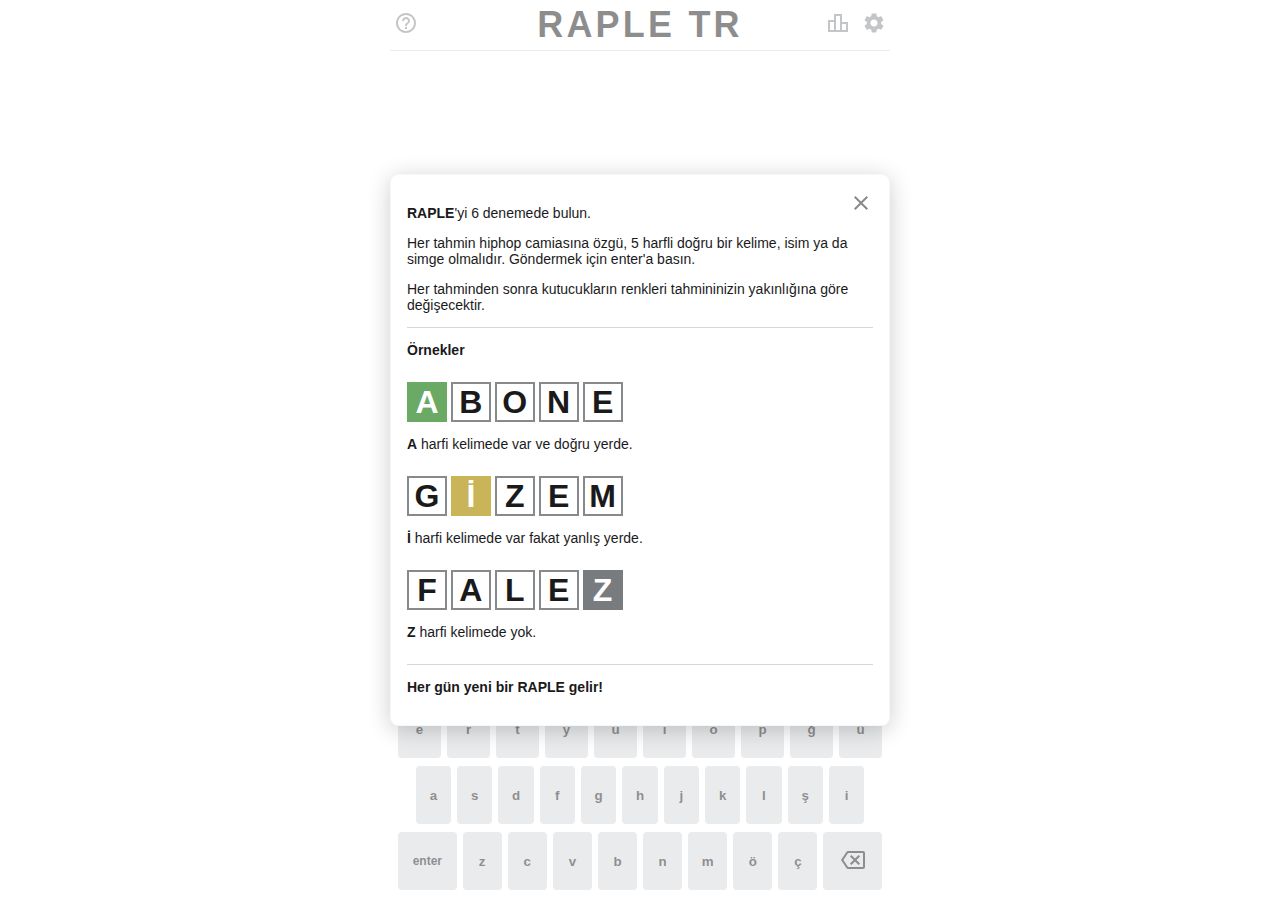
<file: raple/index.html>
<!DOCTYPE html>
<!-- Original Source: https://www.powerlanguage.co.uk/wordle/ -->
<html lang="tr">
  <head>
    <meta charset="UTF-8" />
    <meta name="viewport" content="width=device-width, initial-scale=1.0, user-scalable=no">

    <title>Raple Türkçe - Günlük Kelime Oyunu</title>
    <meta name="description" content="Gizli kelimeyi 6 tahminde bulunun. Her gün yeni bir bulmaca.">

    <!-- FB Meta Tags -->
    <meta property="og:url" content="http://raple.bolsozluk.com/">
    <meta property="og:type" content="website">
    <meta property="og:title" content="Raple Türkçe - Günlük Kelime Oyunu">
    <meta property="og:description" content="Gizli kelimeyi 6 tahminde bulunun. Her gün yeni bir bulmaca.">

    <!-- Twitter Meta Tags -->
    <meta name="twitter:card" content="summary_large_image">
    <meta property="twitter:domain" content="raple.bolsozluk.com">

    <meta name="theme-color" content="#6aaa64">
    <link rel="manifest" href="./manifest.json">
    <link href="./images/wordle_logo_32x32.png" rel="icon shortcut" sizes="3232">
    <link href="./images/wordle_logo_192x192.png" rel="apple-touch-icon">

    <style>
      /* Global Styles & Colors */
      :root {
        --green: #6aaa64;
        --darkendGreen: #538d4e;
        --yellow: #c9b458;
        --darkendYellow: #b59f3b;
        --lightGray: #d8d8d8;
        --gray: #86888a;
        --darkGray: #939598;
        --white: #fff;
        --black: #212121;
        /* Colorblind colors */
        --orange: #f5793a;
        --blue: #85c0f9;
        font-family: 'Clear Sans', 'Helvetica Neue', Arial, sans-serif;
        font-size: 16px;
        --header-height: 50px;
        --keyboard-height: 200px;
        --game-max-width: 500px;
      }
      /* Light theme colors */
      :root {
        --color-tone-1: #1a1a1b;
        --color-tone-2: #787c7e;
        --color-tone-3: #878a8c;
        --color-tone-4: #d3d6da;
        --color-tone-5: #edeff1;
        --color-tone-6: #f6f7f8;
        --color-tone-7: #ffffff;
        --opacity-50: rgba(255, 255, 255, 0.5);
      }
      /* Dark Theme Colors */
      .nightmode {
        --color-tone-1: #d7dadc;
        --color-tone-2: #818384;
        --color-tone-3: #565758;
        --color-tone-4: #3a3a3c;
        --color-tone-5: #272729;
        --color-tone-6: #1a1a1b;
        --color-tone-7: #121213;
        --opacity-50: rgba(0, 0, 0, 0.5);
      }
      /* Constant colors and colors derived from theme */
      :root,
      .nightmode {
        --color-background: var(--color-tone-7);
      }
      :root {
        --color-present: var(--yellow);
        --color-correct: var(--green);
        --color-absent: var(--color-tone-2);
        --tile-text-color: var(--color-tone-7);
        --key-text-color: var(--color-tone-1);
        --key-evaluated-text-color: var(--color-tone-7);
        --key-bg: var(--color-tone-4);
        --key-bg-present: var(--color-present);
        --key-bg-correct: var(--color-correct);
        --key-bg-absent: var(--color-absent);
        --modal-content-bg: var(--color-tone-7);
      }
      .nightmode {
        --color-present: var(--darkendYellow);
        --color-correct: var(--darkendGreen);
        --color-absent: var(--color-tone-4);
        --tile-text-color: var(--color-tone-1);
        --key-text-color: var(--color-tone-1);
        --key-evaluated-text-color: var(--color-tone-1);
        --key-bg: var(--color-tone-2);
        --key-bg-present: var(--color-present);
        --key-bg-correct: var(--color-correct);
        --key-bg-absent: var(--color-absent);
        --modal-content-bg: var(--color-tone-7);
      }
      .colorblind {
        --color-correct: var(--orange);
        --color-present: var(--blue);
        --tile-text-color: var(--white);
        --key-bg-present: var(--color-present);
        --key-bg-correct: var(--color-correct);
        --key-bg-absent: var(--color-absent);
      }
      html {
        height: 100%;
      }
      body {
        height: 100%;
        background-color: var(--color-background);
        margin: 0;
        padding: 0;
        /* Prevent scrollbar appearing on page transition */
        overflow-y: hidden;
      }
    </style>
  </head>
  <body>
    <script async="" src="./static/js.js"></script>
    <script>
      (function () {
        // Defining the hash before the main bundle allows the bundle access window.hash
        window.wordle = window.wordle || {};
        window.wordle.hash = '4';
      })();

    </script>

    <!-- Global site tag (gtag.js) - Google Analytics -->
<script async src="https://www.googletagmanager.com/gtag/js?id=G-GQXT24NGWP"></script>
<script>
  window.dataLayer = window.dataLayer || [];
  function gtag(){dataLayer.push(arguments);}
  gtag('js', new Date());

  gtag('config', 'G-GQXT24NGWP');
</script>


    <script src="./static/main.4.js"></script>
    <game-app></game-app>
</body>
</html>
</file>
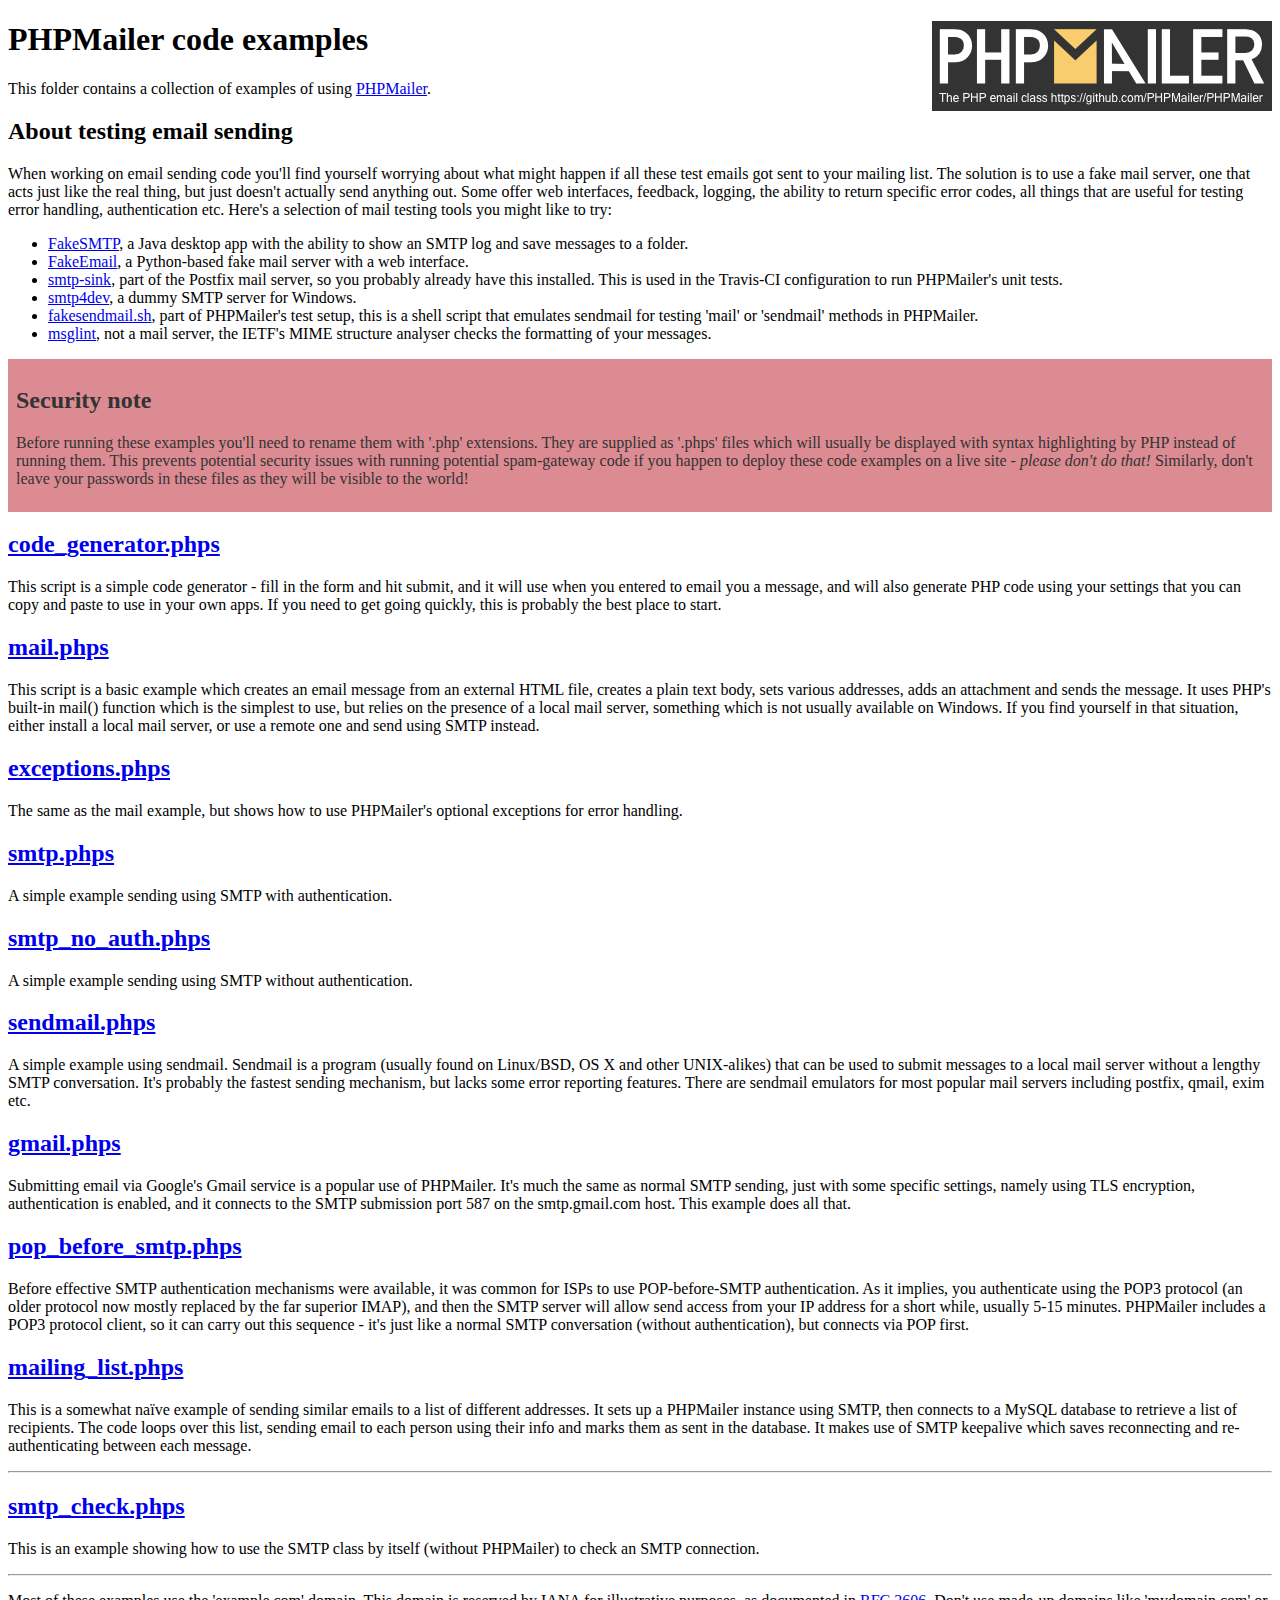
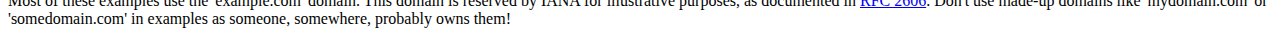
<file: smtp/examples/index.html>
<!DOCTYPE html>
<html>
<head>
	<meta charset="UTF-8">
	<title>PHPMailer Examples</title>
</head>
<body>
<h1>PHPMailer code examples<a href="https://github.com/PHPMailer/PHPMailer"><img src="images/phpmailer.png" style="float:right; border:0;" alt="PHPMailer logo"></a></h1>
<p>This folder contains a collection of examples of using <a href="https://github.com/PHPMailer/PHPMailer">PHPMailer</a>.</p>
<h2>About testing email sending</h2>
<p>When working on email sending code you'll find yourself worrying about what might happen if all these test emails got sent to your mailing list. The solution is to use a fake mail server, one that acts just like the real thing, but just doesn't actually send anything out. Some offer web interfaces, feedback, logging, the ability to return specific error codes, all things that are useful for testing error handling, authentication etc. Here's a selection of mail testing tools you might like to try:</p>
<ul>
  <li><a href="https://github.com/Nilhcem/FakeSMTP">FakeSMTP</a>, a Java desktop app with the ability to show an SMTP log and save messages to a folder. </li>
  <li><a href="https://github.com/isotoma/FakeEmail">FakeEmail</a>, a Python-based fake mail server with a web interface.</li>
  <li><a href="http://www.postfix.org/smtp-sink.1.html">smtp-sink</a>, part of the Postfix mail server, so you probably already have this installed. This is used in the Travis-CI configuration to run PHPMailer's unit tests.</li>
  <li><a href="http://smtp4dev.codeplex.com">smtp4dev</a>, a dummy SMTP server for Windows.</li>
  <li><a href="https://github.com/PHPMailer/PHPMailer/blob/master/test/fakesendmail.sh">fakesendmail.sh</a>, part of PHPMailer's test setup, this is a shell script that emulates sendmail for testing 'mail' or 'sendmail' methods in PHPMailer.</li>
  <li><a href="http://tools.ietf.org/tools/msglint/">msglint</a>, not a mail server, the IETF's MIME structure analyser checks the formatting of your messages.</li>
</ul>
<div style="padding: 8px; color: #333333; background-color: #dc8b92">
<h2>Security note</h2>
<p>Before running these examples you'll need to rename them with '.php' extensions. They are supplied as '.phps' files which will usually be displayed with syntax highlighting by PHP instead of running them. This prevents potential security issues with running potential spam-gateway code if you happen to deploy these code examples on a live site - <em>please don't do that!</em> Similarly, don't leave your passwords in these files as they will be visible to the world!</p>
</div>
<h2><a href="code_generator.phps">code_generator.phps</a></h2>
<p>This script is a simple code generator - fill in the form and hit submit, and it will use when you entered to email you a message, and will also generate PHP code using your settings that you can copy and paste to use in your own apps. If you need to get going quickly, this is probably the best place to start.</p>
<h2><a href="mail.phps">mail.phps</a></h2>
<p>This script is a basic example which creates an email message from an external HTML file, creates a plain text body, sets various addresses, adds an attachment and sends the message. It uses PHP's built-in mail() function which is the simplest to use, but relies on the presence of a local mail server, something which is not usually available on Windows. If you find yourself in that situation, either install a local mail server, or use a remote one and send using SMTP instead.</p>
<h2><a href="exceptions.phps">exceptions.phps</a></h2>
<p>The same as the mail example, but shows how to use PHPMailer's optional exceptions for error handling.</p>
<h2><a href="smtp.phps">smtp.phps</a></h2>
<p>A simple example sending using SMTP with authentication.</p>
<h2><a href="smtp_no_auth.phps">smtp_no_auth.phps</a></h2>
<p>A simple example sending using SMTP without authentication.</p>
<h2><a href="sendmail.phps">sendmail.phps</a></h2>
<p>A simple example using sendmail. Sendmail is a program (usually found on Linux/BSD, OS X and other UNIX-alikes) that can be used to submit messages to a local mail server without a lengthy SMTP conversation. It's probably the fastest sending mechanism, but lacks some error reporting features. There are sendmail emulators for most popular mail servers including postfix, qmail, exim etc.</p>
<h2><a href="gmail.phps">gmail.phps</a></h2>
<p>Submitting email via Google's Gmail service is a popular use of PHPMailer. It's much the same as normal SMTP sending, just with some specific settings, namely using TLS encryption, authentication is enabled, and it connects to the SMTP submission port 587 on the smtp.gmail.com host. This example does all that.</p>
<h2><a href="pop_before_smtp.phps">pop_before_smtp.phps</a></h2>
<p>Before effective SMTP authentication mechanisms were available, it was common for ISPs to use POP-before-SMTP authentication. As it implies, you authenticate using the POP3 protocol (an older protocol now mostly replaced by the far superior IMAP), and then the SMTP server will allow send access from your IP address for a short while, usually 5-15 minutes. PHPMailer includes a POP3 protocol client, so it can carry out this sequence - it's just like a normal SMTP conversation (without authentication), but connects via POP first.</p>
<h2><a href="mailing_list.phps">mailing_list.phps</a></h2>
<p>This is a somewhat naïve example of sending similar emails to a list of different addresses. It sets up a PHPMailer instance using SMTP, then connects to a MySQL database to retrieve a list of recipients. The code loops over this list, sending email to each person using their info and marks them as sent in the database. It makes use of SMTP keepalive which saves reconnecting and re-authenticating between each message.</p>
<hr>
<h2><a href="smtp_check.phps">smtp_check.phps</a></h2>
<p>This is an example showing how to use the SMTP class by itself (without PHPMailer) to check an SMTP connection.</p>
<hr>
<p>Most of these examples use the 'example.com' domain. This domain is reserved by IANA for illustrative purposes, as documented in <a href="http://tools.ietf.org/html/rfc2606">RFC 2606</a>. Don't use made-up domains like 'mydomain.com' or 'somedomain.com' in examples as someone, somewhere, probably owns them!</p>
</body>
</html>
</file>
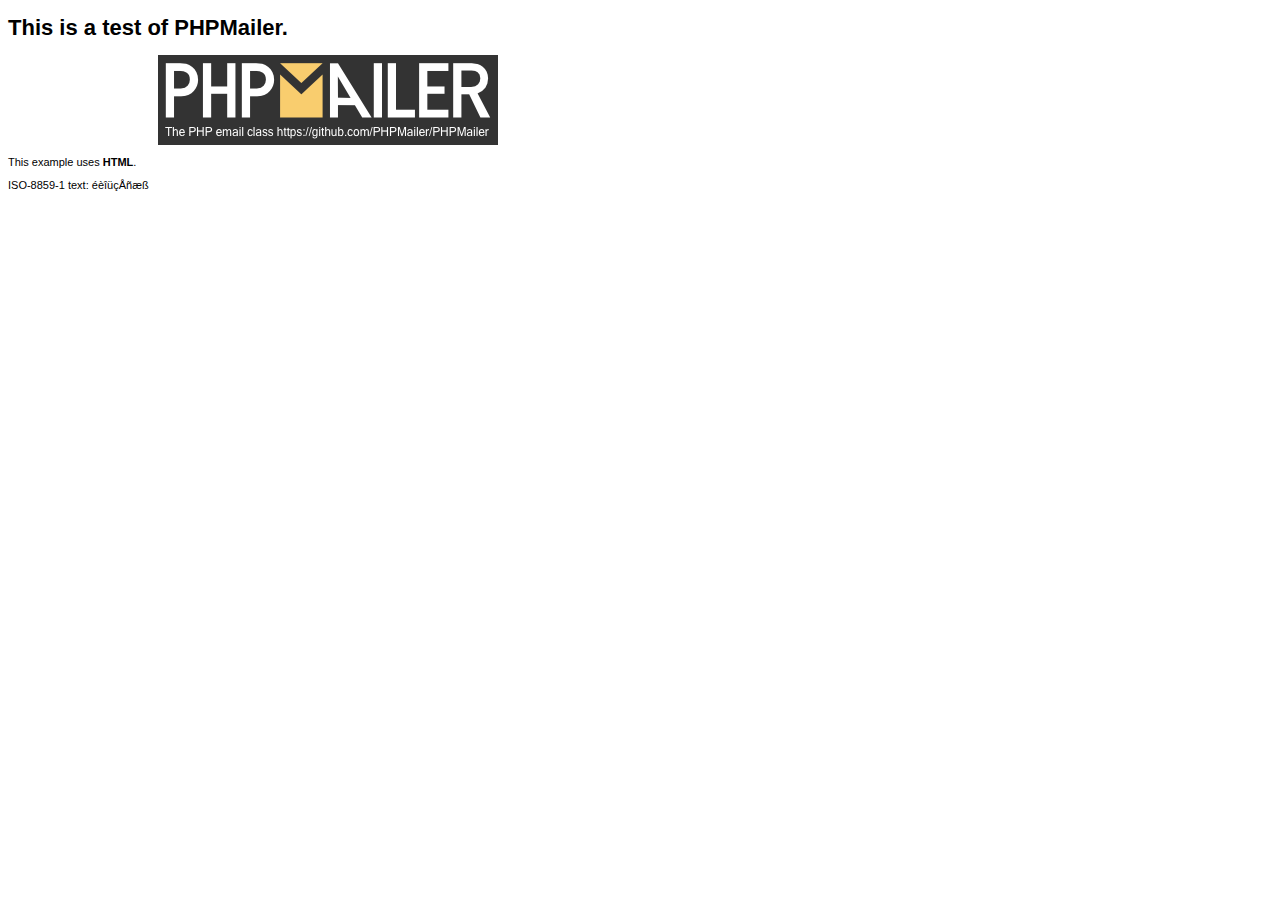
<file: smtp/examples/contents.html>
<!DOCTYPE HTML PUBLIC "-//W3C//DTD HTML 4.01 Transitional//EN" "http://www.w3.org/TR/html4/loose.dtd">
<html>
<head>
  <meta http-equiv="Content-Type" content="text/html; charset=iso-8859-1">
  <title>PHPMailer Test</title>
</head>
<body>
<div style="width: 640px; font-family: Arial, Helvetica, sans-serif; font-size: 11px;">
  <h1>This is a test of PHPMailer.</h1>
  <div align="center">
    <a href="https://github.com/PHPMailer/PHPMailer/"><img src="images/phpmailer.png" height="90" width="340" alt="PHPMailer rocks"></a>
  </div>
  <p>This example uses <strong>HTML</strong>.</p>
  <p>ISO-8859-1 text: ���������</p>
</div>
</body>
</html>
</file>
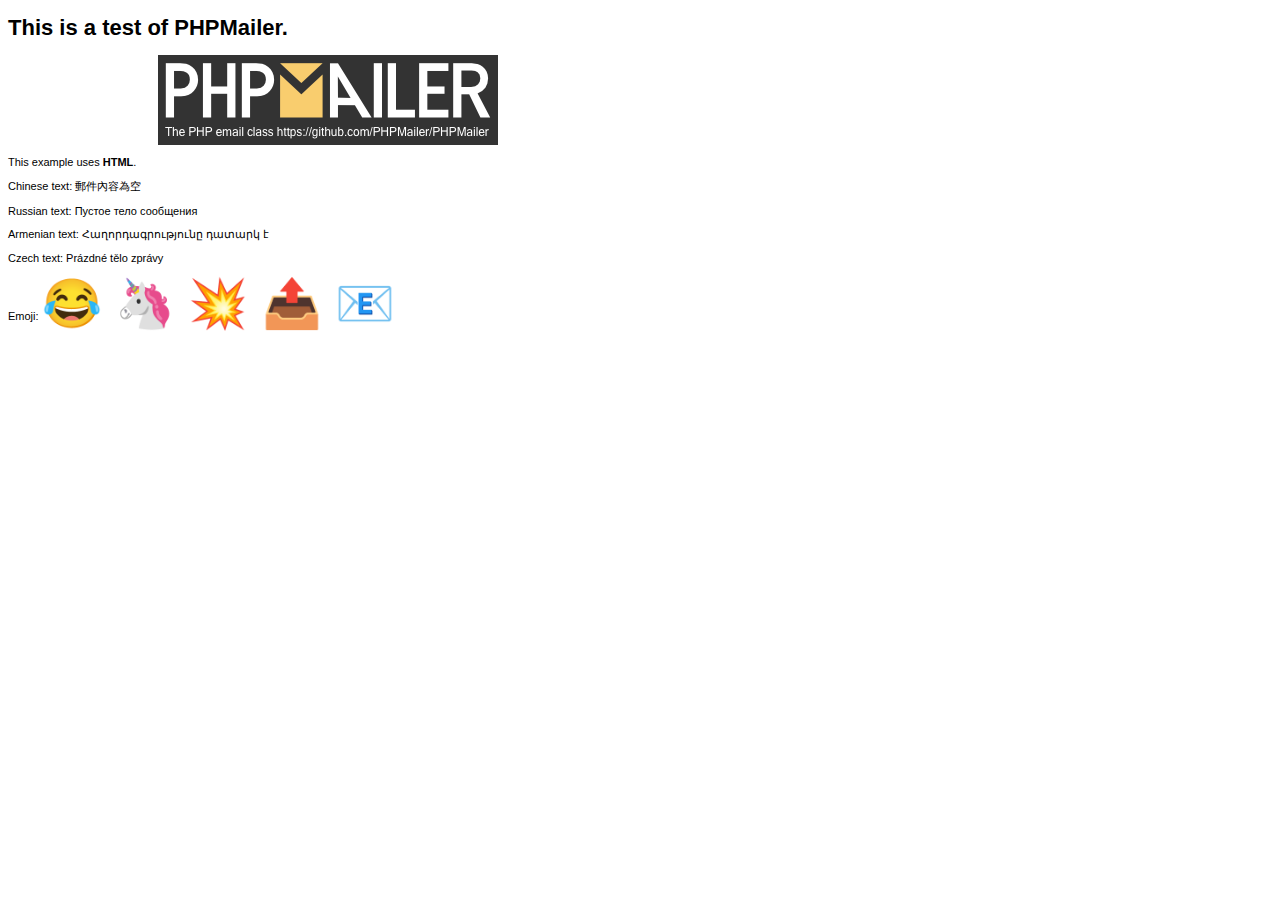
<file: smtp/examples/contentsutf8.html>
<!DOCTYPE HTML PUBLIC "-//W3C//DTD HTML 4.01 Transitional//EN" "http://www.w3.org/TR/html4/loose.dtd">
<html>
<head>
  <meta http-equiv="Content-Type" content="text/html; charset=utf-8">
  <title>PHPMailer Test</title>
</head>
<body>
<div style="width: 640px; font-family: Arial, Helvetica, sans-serif; font-size: 11px;">
  <h1>This is a test of PHPMailer.</h1>
  <div align="center">
    <a href="https://github.com/PHPMailer/PHPMailer/"><img src="images/phpmailer.png" height="90" width="340" alt="PHPMailer rocks"></a>
  </div>
  <p>This example uses <strong>HTML</strong>.</p>
  <p>Chinese text: 郵件內容為空</p>
  <p>Russian text: Пустое тело сообщения</p>
  <p>Armenian text: Հաղորդագրությունը դատարկ է</p>
  <p>Czech text: Prázdné tělo zprávy</p>
  <p>Emoji: <span style="font-size: 48px">😂 🦄 💥 📤 📧</span></p>
</div>
</body>
</html>
</file>
